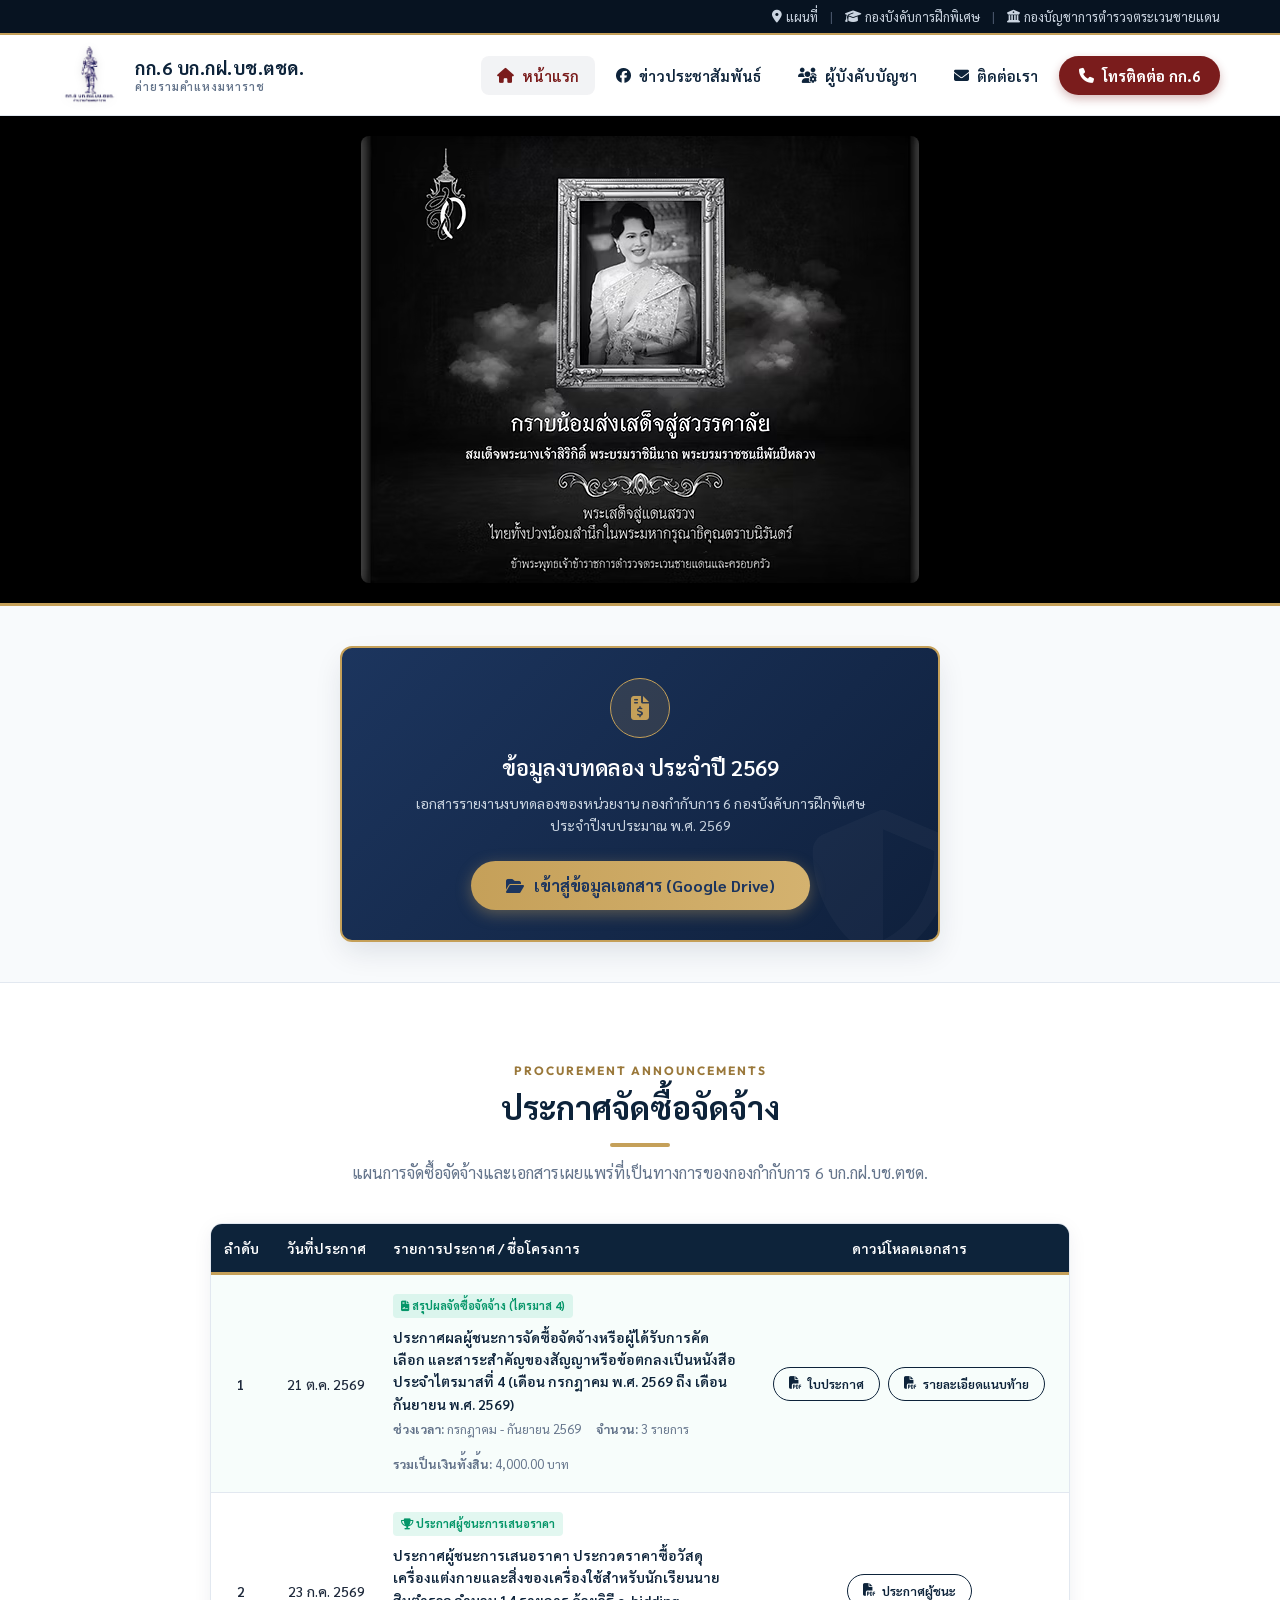
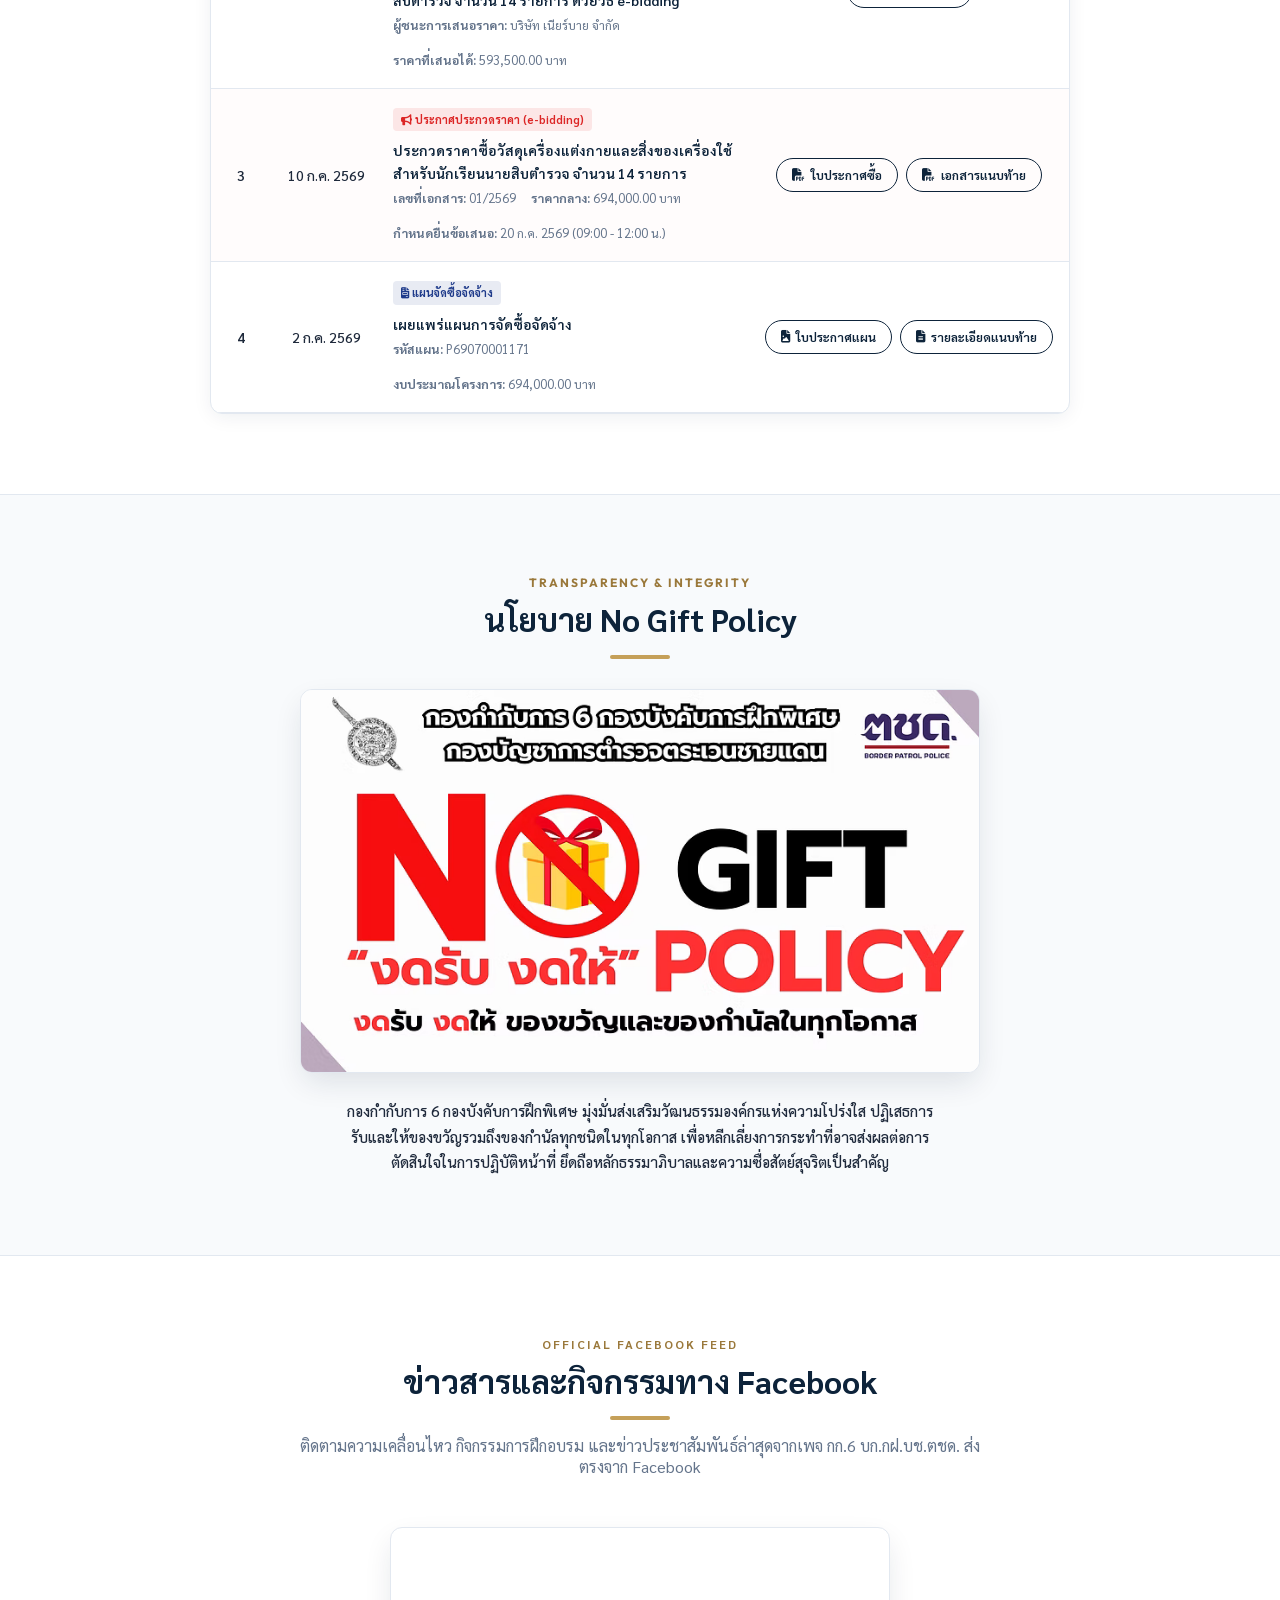
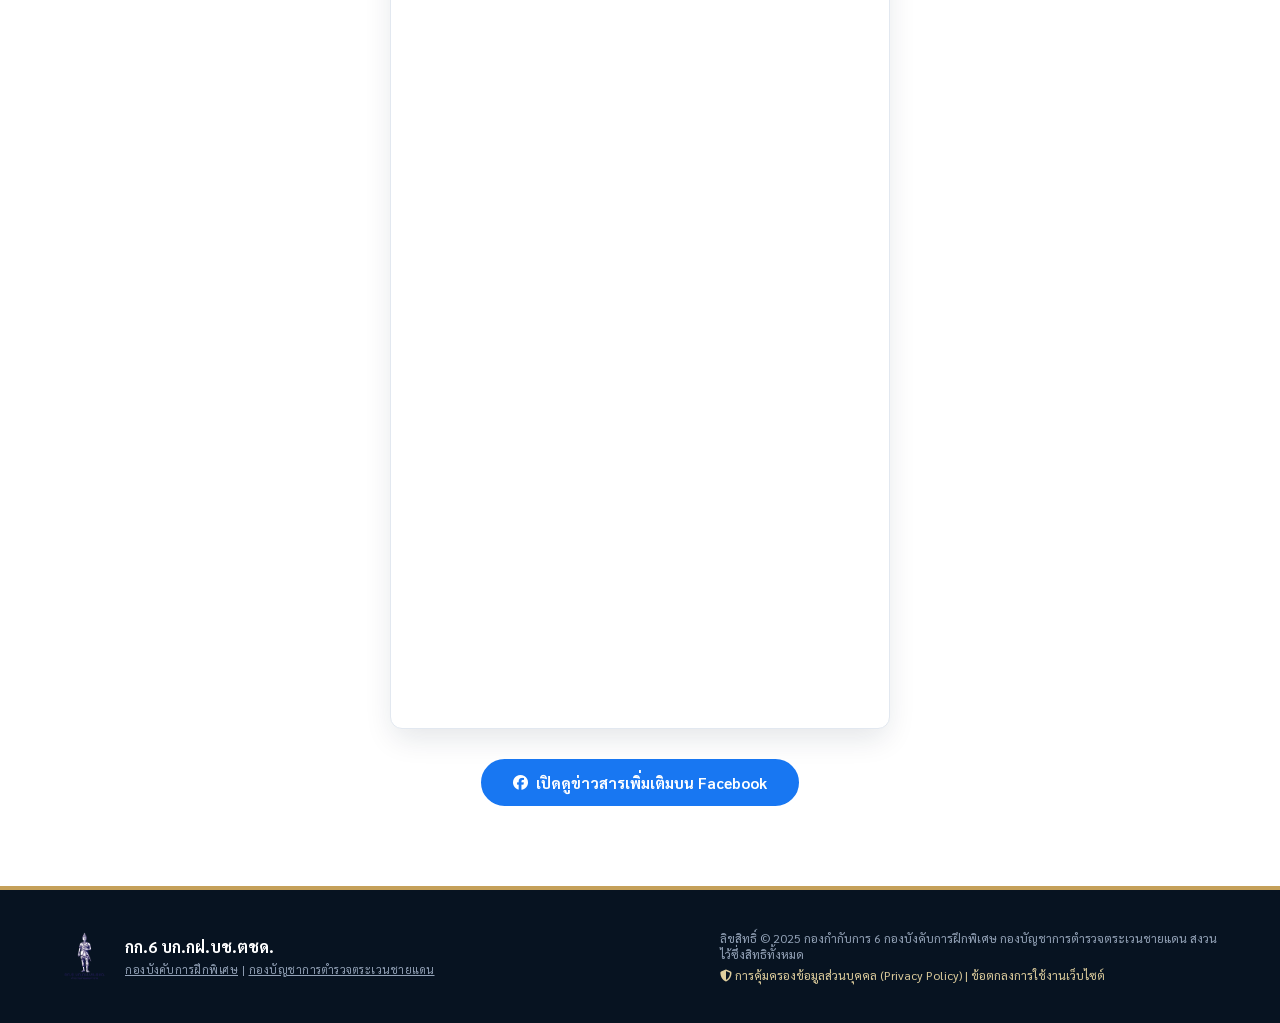
<file: index.html>
<!DOCTYPE html>
<html lang="th">
<head>
    <meta charset="UTF-8">
    <meta name="viewport" content="width=device-width, initial-scale=1.0">
    <title>กก.6 บก.กฝ.บช.ตชด. ค่ายรามคำแหงมหาราช | กองบัญชาการตำรวจตระเวนชายแดน</title>
    <!-- Google Fonts: Sarabun & Outfit -->
    <link rel="preconnect" href="https://fonts.googleapis.com">
    <link rel="preconnect" href="https://fonts.gstatic.com" crossorigin>
    <link href="https://fonts.googleapis.com/css2?family=Sarabun:ital,wght@0,300;0,400;0,500;0,600;0,700;1,400&family=Outfit:wght@300;400;600;700&display=swap" rel="stylesheet">
    <!-- Font Awesome -->
    <link rel="stylesheet" href="https://cdnjs.cloudflare.com/ajax/libs/font-awesome/6.4.0/css/all.min.css">
    <!-- Custom CSS -->
    <link rel="stylesheet" href="style.css">
</head>
<body>
    <!-- Top Bar for official notices / emergency hotline -->
    <div class="top-bar">
        <div class="container top-bar-content" style="justify-content: flex-end;">
            <div class="top-links">
                <a href="#contact" onclick="switchTab('contact')"><i class="fa-solid fa-location-dot"></i> แผนที่</a>
                <span class="separator">|</span>
                <a href="https://specialtraining.bpp.police.go.th/" target="_blank"><i class="fa-solid fa-graduation-cap"></i> กองบังคับการฝึกพิเศษ</a>
                <span class="separator">|</span>
                <a href="http://www.bpp.go.th" target="_blank"><i class="fa-solid fa-building-columns"></i> กองบัญชาการตำรวจตระเวนชายแดน</a>
            </div>
        </div>
    </div>

    <!-- Header Navigation -->
    <header class="main-header">
        <div class="container header-container">
            <div class="logo-area" onclick="switchTab('home')">
                <img src="assets/logo.png" alt="ตรา กก.6 บก.กฝ.บช.ตชด. ค่ายรามคำแหงมหาราช" class="police-logo">
                <div class="logo-text">
                    <span class="thai-name">กก.6 บก.กฝ.บช.ตชด.</span>
                    <span class="eng-name">ค่ายรามคำแหงมหาราช</span>
                </div>
            </div>
            
            <!-- Mobile Menu Toggle -->
            <button class="mobile-menu-btn" id="mobileMenuBtn" aria-label="เปิดเมนู">
                <i class="fa-solid fa-bars"></i>
            </button>

            <!-- Navigation Links -->
            <nav class="nav-menu" id="navMenu">
                <a href="#home" class="nav-link active" onclick="switchTab('home')"><i class="fa-solid fa-house"></i> หน้าแรก</a>
                <a href="https://www.facebook.com/Bpptr6" target="_blank" class="nav-link"><i class="fa-brands fa-facebook"></i> ข่าวประชาสัมพันธ์</a>
                <a href="#commanders" class="nav-link" onclick="switchTab('commanders')"><i class="fa-solid fa-users-gear"></i> ผู้บังคับบัญชา</a>
                <a href="#contact" class="nav-link" onclick="switchTab('contact')"><i class="fa-solid fa-envelope"></i> ติดต่อเรา</a>
                <a href="tel:021234567" class="btn-emergency-call"><i class="fa-solid fa-phone"></i> โทรติดต่อ กก.6</a>
            </nav>
        </div>
    </header>

    <!-- Main Content Container (SPA Sections) -->
    <main>
        <!-- 1. Home Section -->
        <section id="home" class="tab-content active">
            <!-- Royal Mourning Banner -->
            <div class="mourning-banner-container">
                <div class="container">
                    <img src="assets/mourning.png" alt="กราบน้อมส่งเสด็จสู่สวรรคาลัย" class="mourning-banner-img">
                </div>
            </div>

            <!-- Trial Balance Section (Premium Card & Button) -->
            <div class="trial-balance-section" style="background-color: var(--bg-light); padding: 40px 0; text-align: center; border-bottom: 1px solid var(--border-color);">
                <div class="container">
                    <div class="trial-balance-card" style="max-width: 600px; margin: 0 auto; padding: 30px; background: linear-gradient(135deg, #1c355e 0%, #0f203c 100%); border-radius: var(--border-radius-lg); box-shadow: var(--shadow-lg); border: 2px solid var(--accent); position: relative; overflow: hidden;">
                        <!-- Background subtle shield icon decorator -->
                        <i class="fa-solid fa-shield-halved" style="position: absolute; right: -20px; bottom: -20px; font-size: 150px; color: rgba(255,255,255,0.03); pointer-events: none;"></i>
                        
                        <div class="card-content" style="position: relative; z-index: 2;">
                            <div class="doc-icon" style="display: inline-flex; align-items: center; justify-content: center; width: 60px; height: 60px; border-radius: 50%; background-color: rgba(197, 160, 89, 0.15); border: 1px solid var(--accent); color: var(--accent); font-size: 24px; margin-bottom: 15px;">
                                <i class="fa-solid fa-file-invoice-dollar"></i>
                            </div>
                            <h3 style="font-size: 22px; color: #ffffff; margin-bottom: 10px; font-weight: 600; font-family: 'Sarabun', sans-serif;">ข้อมูลงบทดลอง ประจำปี 2569</h3>
                            <p style="font-size: 14px; color: #cbd5e1; margin-bottom: 25px; font-weight: 400; max-width: 450px; margin-left: auto; margin-right: auto; line-height: 1.6; font-family: 'Sarabun', sans-serif;">
                                เอกสารรายงานงบทดลองของหน่วยงาน กองกำกับการ 6 กองบังคับการฝึกพิเศษ ประจำปีงบประมาณ พ.ศ. 2569
                            </p>
                            
                            <a href="https://drive.google.com/drive/u/0/folders/1t_Q_28BltWV-ijiQoeENa8whvXRHrHTT" target="_blank" class="trial-balance-btn" style="display: inline-flex; align-items: center; gap: 10px; background: linear-gradient(90deg, var(--accent) 0%, #d4b26f 100%); color: #1c355e; font-weight: 700; font-size: 16px; padding: 14px 35px; border-radius: 50px; text-decoration: none; box-shadow: 0 4px 15px rgba(197, 160, 89, 0.4); transition: all 0.3s ease; font-family: 'Sarabun', sans-serif;">
                                <i class="fa-solid fa-folder-open"></i> เข้าสู่ข้อมูลเอกสาร (Google Drive)
                            </a>
                        </div>
                    </div>
                </div>
            </div>

            <!-- Procurement Section -->
            <section class="section-padding procurement-section" style="background-color: var(--bg-white); border-bottom: 1px solid var(--border-color);">
                <div class="container" style="max-width: 900px;">
                    <div class="section-header" style="text-align: center; margin-bottom: 40px;">
                        <span class="section-tagline" style="font-family: 'Outfit', sans-serif;">Procurement Announcements</span>
                        <h2 class="section-title" style="font-family: 'Sarabun', sans-serif;">ประกาศจัดซื้อจัดจ้าง</h2>
                        <div class="title-line" style="margin: 15px auto;"></div>
                        <p class="section-desc" style="font-family: 'Sarabun', sans-serif;">แผนการจัดซื้อจัดจ้างและเอกสารเผยแพร่ที่เป็นทางการของกองกำกับการ 6 บก.กฝ.บช.ตชด.</p>
                    </div>

                    <!-- Single Table Container -->
                    <div style="background-color: var(--bg-white); border: 1px solid var(--border-color); border-radius: var(--border-radius-lg); box-shadow: var(--shadow-md); overflow: hidden;">
                        <div class="procurement-details-table" style="overflow-x: auto;">
                            <table style="width: 100%; border-collapse: collapse; min-width: 750px; font-size: 14px; font-family: 'Sarabun', sans-serif;">
                                <thead>
                                    <tr style="background-color: var(--primary); border-bottom: 3px solid var(--accent); text-align: left;">
                                        <th style="padding: 15px 12px; font-weight: 600; color: #ffffff; width: 60px; text-align: center;">ลำดับ</th>
                                        <th style="padding: 15px 12px; font-weight: 600; color: #ffffff; width: 110px; text-align: center;">วันที่ประกาศ</th>
                                        <th style="padding: 15px 12px; font-weight: 600; color: #ffffff;">รายการประกาศ / ชื่อโครงการ</th>
                                        <th style="padding: 15px 12px; font-weight: 600; color: #ffffff; width: 320px; text-align: center;">ดาวน์โหลดเอกสาร</th>
                                    </tr>
                                </thead>
                                <tbody>
                                    <!-- Row 1: Q4 Winner Announcement (New) -->
                                    <tr style="border-bottom: 1px solid var(--border-color); background-color: rgba(16, 185, 129, 0.03); transition: background-color 0.2s ease;">
                                        <td style="padding: 18px 12px; color: var(--text-dark); text-align: center; font-weight: 600; vertical-align: middle;">1</td>
                                        <td style="padding: 18px 12px; color: var(--text-dark); text-align: center; font-weight: 500; vertical-align: middle;">21 ต.ค. 2569</td>
                                        <td style="padding: 18px 12px; color: var(--text-dark); line-height: 1.6; vertical-align: middle;">
                                            <span class="badge" style="background-color: rgba(16, 185, 129, 0.12); color: #059669; padding: 3px 8px; border-radius: 4px; font-size: 11px; font-weight: 700; display: inline-block; margin-bottom: 8px;">
                                                <i class="fa-solid fa-file-contract"></i> สรุปผลจัดซื้อจัดจ้าง (ไตรมาส 4)
                                            </span>
                                            <div style="font-weight: 600; color: var(--primary); margin-bottom: 4px;">ประกาศผลผู้ชนะการจัดซื้อจัดจ้างหรือผู้ได้รับการคัดเลือก และสาระสำคัญของสัญญาหรือข้อตกลงเป็นหนังสือ ประจำไตรมาสที่ 4 (เดือน กรกฎาคม พ.ศ. 2569 ถึง เดือน กันยายน พ.ศ. 2569)</div>
                                            <div style="font-size: 12.5px; color: var(--text-muted); display: flex; gap: 15px; flex-wrap: wrap;">
                                                <span><strong>ช่วงเวลา:</strong> กรกฎาคม - กันยายน 2569</span>
                                                <span><strong>จำนวน:</strong> 3 รายการ</span>
                                                <span><strong>รวมเป็นเงินทั้งสิ้น:</strong> 4,000.00 บาท</span>
                                            </div>
                                        </td>
                                        <td style="padding: 18px 12px; text-align: center; vertical-align: middle;">
                                            <div style="display: flex; gap: 8px; justify-content: center; flex-wrap: wrap;">
                                                <a href="assets/procurement_q4_winner_announcement.pdf" target="_blank" class="btn btn-procure-outline" style="padding: 8px 15px; font-size: 12.5px; border-radius: 50px; display: inline-flex; align-items: center; gap: 6px; text-decoration: none;">
                                                    <i class="fa-solid fa-file-pdf"></i> ใบประกาศ
                                                </a>
                                                <a href="assets/procurement_q4_winner_details.pdf" target="_blank" class="btn btn-procure-outline" style="padding: 8px 15px; font-size: 12.5px; border-radius: 50px; display: inline-flex; align-items: center; gap: 6px; text-decoration: none;">
                                                    <i class="fa-solid fa-file-pdf"></i> รายละเอียดแนบท้าย
                                                </a>
                                            </div>
                                        </td>
                                    </tr>
                                    <!-- Row 2: Winner Announcement -->
                                    <tr style="border-bottom: 1px solid var(--border-color); transition: background-color 0.2s ease;">
                                        <td style="padding: 18px 12px; color: var(--text-dark); text-align: center; font-weight: 600; vertical-align: middle;">2</td>
                                        <td style="padding: 18px 12px; color: var(--text-dark); text-align: center; font-weight: 500; vertical-align: middle;">23 ก.ค. 2569</td>
                                        <td style="padding: 18px 12px; color: var(--text-dark); line-height: 1.6; vertical-align: middle;">
                                            <span class="badge" style="background-color: rgba(16, 185, 129, 0.12); color: #059669; padding: 3px 8px; border-radius: 4px; font-size: 11px; font-weight: 700; display: inline-block; margin-bottom: 8px;">
                                                <i class="fa-solid fa-trophy"></i> ประกาศผู้ชนะการเสนอราคา
                                            </span>
                                            <div style="font-weight: 600; color: var(--primary); margin-bottom: 4px;">ประกาศผู้ชนะการเสนอราคา ประกวดราคาซื้อวัสดุเครื่องแต่งกายและสิ่งของเครื่องใช้สำหรับนักเรียนนายสิบตำรวจ จำนวน 14 รายการ ด้วยวิธี e-bidding</div>
                                            <div style="font-size: 12.5px; color: var(--text-muted); display: flex; gap: 15px; flex-wrap: wrap;">
                                                <span><strong>ผู้ชนะการเสนอราคา:</strong> บริษัท เนียร์บาย จำกัด</span>
                                                <span><strong>ราคาที่เสนอได้:</strong> 593,500.00 บาท</span>
                                            </div>
                                        </td>
                                        <td style="padding: 18px 12px; text-align: center; vertical-align: middle;">
                                            <div style="display: flex; gap: 8px; justify-content: center; flex-wrap: wrap;">
                                                <a href="assets/procurement_winner_announcement.pdf" target="_blank" class="btn btn-procure-outline" style="padding: 8px 15px; font-size: 12.5px; border-radius: 50px; display: inline-flex; align-items: center; gap: 6px; text-decoration: none;">
                                                    <i class="fa-solid fa-file-pdf"></i> ประกาศผู้ชนะ
                                                </a>
                                            </div>
                                        </td>
                                    </tr>
                                    <!-- Row 3: e-bidding Announcement -->
                                    <tr style="border-bottom: 1px solid var(--border-color); background-color: rgba(220, 38, 38, 0.01); transition: background-color 0.2s ease;">
                                        <td style="padding: 18px 12px; color: var(--text-dark); text-align: center; font-weight: 600; vertical-align: middle;">3</td>
                                        <td style="padding: 18px 12px; color: var(--text-dark); text-align: center; font-weight: 500; vertical-align: middle;">10 ก.ค. 2569</td>
                                        <td style="padding: 18px 12px; color: var(--text-dark); line-height: 1.6; vertical-align: middle;">
                                            <span class="badge" style="background-color: rgba(220, 38, 38, 0.1); color: #dc2626; padding: 3px 8px; border-radius: 4px; font-size: 11px; font-weight: 700; display: inline-block; margin-bottom: 8px;">
                                                <i class="fa-solid fa-bullhorn"></i> ประกาศประกวดราคา (e-bidding)
                                            </span>
                                            <div style="font-weight: 600; color: var(--primary); margin-bottom: 4px;">ประกวดราคาซื้อวัสดุเครื่องแต่งกายและสิ่งของเครื่องใช้สำหรับนักเรียนนายสิบตำรวจ จำนวน 14 รายการ</div>
                                            <div style="font-size: 12.5px; color: var(--text-muted); display: flex; gap: 15px; flex-wrap: wrap;">
                                                <span><strong>เลขที่เอกสาร:</strong> 01/2569</span>
                                                <span><strong>ราคากลาง:</strong> 694,000.00 บาท</span>
                                                <span><strong>กำหนดยื่นข้อเสนอ:</strong> 20 ก.ค. 2569 (09:00 - 12:00 น.)</span>
                                            </div>
                                        </td>
                                        <td style="padding: 18px 12px; text-align: center; vertical-align: middle;">
                                            <div style="display: flex; gap: 8px; justify-content: center; flex-wrap: wrap;">
                                                <a href="assets/procurement_bidding_announcement.pdf" target="_blank" class="btn btn-procure-outline" style="padding: 8px 15px; font-size: 12.5px; border-radius: 50px; display: inline-flex; align-items: center; gap: 6px; text-decoration: none;">
                                                    <i class="fa-solid fa-file-pdf"></i> ใบประกาศซื้อ
                                                </a>
                                                <a href="assets/procurement_bidding_docs.pdf" target="_blank" class="btn btn-procure-outline" style="padding: 8px 15px; font-size: 12.5px; border-radius: 50px; display: inline-flex; align-items: center; gap: 6px; text-decoration: none;">
                                                    <i class="fa-solid fa-file-pdf"></i> เอกสารแนบท้าย
                                                </a>
                                            </div>
                                        </td>
                                    </tr>
                                    <!-- Row 4: Plan Announcement -->
                                    <tr style="border-bottom: 1px solid var(--border-color); transition: background-color 0.2s ease;">
                                        <td style="padding: 18px 12px; color: var(--text-dark); text-align: center; font-weight: 600; vertical-align: middle;">4</td>
                                        <td style="padding: 18px 12px; color: var(--text-dark); text-align: center; font-weight: 500; vertical-align: middle;">2 ก.ค. 2569</td>
                                        <td style="padding: 18px 12px; color: var(--text-dark); line-height: 1.6; vertical-align: middle;">
                                            <span class="badge" style="background-color: rgba(30, 58, 138, 0.1); color: #1e3a8a; padding: 3px 8px; border-radius: 4px; font-size: 11px; font-weight: 700; display: inline-block; margin-bottom: 8px;">
                                                <i class="fa-solid fa-file-invoice"></i> แผนจัดซื้อจัดจ้าง
                                            </span>
                                            <div style="font-weight: 600; color: var(--primary); margin-bottom: 4px;">เผยแพร่แผนการจัดซื้อจัดจ้าง</div>
                                            <div style="font-size: 12.5px; color: var(--text-muted); display: flex; gap: 15px; flex-wrap: wrap;">
                                                <span><strong>รหัสแผน:</strong> P69070001171</span>
                                                <span><strong>งบประมาณโครงการ:</strong> 694,000.00 บาท</span>
                                            </div>
                                        </td>
                                        <td style="padding: 18px 12px; text-align: center; vertical-align: middle;">
                                            <div style="display: flex; gap: 8px; justify-content: center; flex-wrap: wrap;">
                                                <a href="assets/procurement_announcement.png" target="_blank" class="btn btn-procure-outline" style="padding: 8px 15px; font-size: 12.5px; border-radius: 50px; display: inline-flex; align-items: center; gap: 6px; text-decoration: none;">
                                                    <i class="fa-solid fa-file-image"></i> ใบประกาศแผน
                                                </a>
                                                <a href="assets/procurement_details.png" target="_blank" class="btn btn-procure-outline" style="padding: 8px 15px; font-size: 12.5px; border-radius: 50px; display: inline-flex; align-items: center; gap: 6px; text-decoration: none;">
                                                    <i class="fa-solid fa-file-lines"></i> รายละเอียดแนบท้าย
                                                </a>
                                            </div>
                                        </td>
                                    </tr>
                                </tbody>
                            </table>
                        </div>
                    </div>
                </div>
            </section>

            <!-- No Gift Policy Section -->
            <section class="section-padding no-gift-policy-section" style="background-color: var(--bg-light); border-bottom: 1px solid var(--border-color); text-align: center;">
                <div class="container" style="max-width: 800px;">
                    <div class="section-header" style="margin-bottom: 30px;">
                        <span class="section-tagline" style="font-family: 'Outfit', sans-serif;">Transparency & Integrity</span>
                        <h2 class="section-title" style="font-family: 'Sarabun', sans-serif;">นโยบาย No Gift Policy</h2>
                        <div class="title-line" style="margin: 15px auto;"></div>
                    </div>
                    
                    <div class="policy-banner-container" style="max-width: 680px; margin: 0 auto; box-shadow: var(--shadow-lg); border-radius: var(--border-radius-lg); overflow: hidden; border: 1.5px solid var(--border-color); background-color: #ffffff;">
                        <img src="assets/no_gift_policy.png" alt="นโยบาย No Gift Policy" class="policy-banner-img" style="display: block; width: 100%; height: auto;">
                    </div>
                    
                    <p style="font-size: 15px; color: var(--text-dark); max-width: 600px; margin: 25px auto 0; line-height: 1.7; font-family: 'Sarabun', sans-serif; font-weight: 500;">
                        กองกำกับการ 6 กองบังคับการฝึกพิเศษ มุ่งมั่นส่งเสริมวัฒนธรรมองค์กรแห่งความโปร่งใส ปฏิเสธการรับและให้ของขวัญรวมถึงของกำนัลทุกชนิดในทุกโอกาส เพื่อหลีกเลี่ยงการกระทำที่อาจส่งผลต่อการตัดสินใจในการปฏิบัติหน้าที่ ยึดถือหลักธรรมาภิบาลและความซื่อสัตย์สุจริตเป็นสำคัญ
                    </p>
                </div>
            </section>

            <!-- Facebook Page Feed Section -->
            <section class="section-padding facebook-feed-section" style="background-color: var(--bg-white);">
                <div class="container" style="max-width: 800px; text-align: center;">
                    <div class="section-header">
                        <span class="section-tagline">Official Facebook Feed</span>
                        <h2 class="section-title">ข่าวสารและกิจกรรมทาง Facebook</h2>
                        <div class="title-line"></div>
                        <p class="section-desc">ติดตามความเคลื่อนไหว กิจกรรมการฝึกอบรม และข่าวประชาสัมพันธ์ล่าสุดจากเพจ กก.6 บก.กฝ.บช.ตชด. ส่งตรงจาก Facebook</p>
                    </div>
                    
                    <div class="facebook-iframe-container" style="display: flex; justify-content: center; align-items: center; width: 100%; margin: 0 auto;">
                        <div class="facebook-iframe-wrapper" style="width: 500px; max-width: 100%; box-shadow: var(--shadow-lg); border-radius: var(--border-radius-lg); overflow: hidden; border: 1.5px solid var(--border-color); background-color: #ffffff;">
                            <iframe 
                                src="https://www.facebook.com/plugins/page.php?href=https%3A%2F%2Fwww.facebook.com%2FBpptr6&tabs=timeline&width=500&height=800&small_header=false&adapt_container_width=true&hide_cover=false&show_facepile=true&appId" 
                                width="500" 
                                height="800" 
                                style="border:none; overflow:hidden; display: block; width: 100%; height: 800px;" 
                                scrolling="no" 
                                frameborder="0" 
                                allowfullscreen="true" 
                                allow="autoplay; clipboard-write; encrypted-media; picture-in-picture; web-share">
                            </iframe>
                        </div>
                    </div>
                    
                    <div style="margin-top: 30px;">
                        <a href="https://www.facebook.com/Bpptr6" target="_blank" class="btn btn-primary" style="background-color: #1877F2; border-color: #1877F2; color: #ffffff; font-weight: 700; border-radius: 50px; padding: 12px 30px; text-decoration: none;">
                            <i class="fa-brands fa-facebook"></i> เปิดดูข่าวสารเพิ่มเติมบน Facebook
                        </a>
                    </div>
                </div>
            </section>


        </section>


        <!-- 3. Commanders Section -->
        <section id="commanders" class="tab-content section-padding">
            <div class="container">
                <div class="section-header">
                    <span class="section-tagline">Leadership</span>
                    <h2 class="section-title">ทำเนียบผู้บังคับบัญชา</h2>
                    <div class="title-line"></div>
                    <p class="section-desc">รายนามผู้บังคับบัญชา กองกำกับการ 6 กองบังคับการฝึกพิเศษ (กก.6 บก.กฝ.บช.ตชด. ค่ายรามคำแหงมหาราช)</p>
                </div>

                <!-- Org Structure Visual Representation -->
                <div class="commanders-structure">
                    <!-- Rank 1: Superintendent -->
                    <div class="rank-level level-chief">
                        <div class="commander-card gold-border">
                            <div class="commander-img-wrapper">
                                <img src="assets/commander_1.png" alt="ผู้กำกับการ กองกำกับการ 6" class="commander-img">
                            </div>
                            <div class="commander-details">
                                <span class="rank-badge">ผกก.6 บก.กฝ.บช.ตชด.</span>
                                <h3 class="commander-name">พ.ต.อ. ชัยวรุตม์ พร้อมญาติ</h3>
                                <p class="commander-position">ผกก.6 บก.กฝ.บช.ตชด.</p>
                                <div class="commander-contact-info">
                                    <span><i class="fa-solid fa-phone"></i> ติดต่อผ่านกองอำนวยการ</span>
                                </div>
                            </div>
                        </div>
                    </div>

                    <!-- Connective line -->
                    <div class="org-line"></div>

                    <!-- Rank 2: Deputies -->
                    <div class="rank-level level-deputies">
                        <!-- Deputy 1 -->
                        <div class="commander-card">
                            <div class="commander-img-wrapper">
                                <img src="assets/commander_2.png" alt="รอง ผกก. กก.6" class="commander-img">
                            </div>
                            <div class="commander-details">
                                <span class="rank-badge">รอง ผกก.6 บก.กฝ.บช.ตชด.</span>
                                <h3 class="commander-name">พ.ต.ท. ปรัชญา กัลป์ธนวงศ์</h3>
                                <p class="commander-position">รอง ผกก.6 บก.กฝ.บช.ตชด.</p>
                                <div class="commander-contact-info">
                                    <span><i class="fa-solid fa-phone"></i> ติดต่อผ่านกองอำนวยการ</span>
                                </div>
                            </div>
                        </div>

                        <!-- Deputy 2 -->
                        <div class="commander-card">
                            <div class="commander-img-wrapper" style="background-color: #f4f6f9; display: flex; align-items: center; justify-content: center; border: 2px dashed #b2bec3;">
                                <i class="fa-solid fa-user-shield" style="font-size: 40px; color: #b2bec3;"></i>
                            </div>
                            <div class="commander-details">
                                <span class="rank-badge">รอง ผกก.6 บก.กฝ.บช.ตชด.</span>
                                <h3 class="commander-name">พ.ต.ท. เมธี ถิ่นจอม</h3>
                                <p class="commander-position">รอง ผกก.6 บก.กฝ.บช.ตชด.</p>
                                <div class="commander-contact-info">
                                    <span><i class="fa-solid fa-phone"></i> ติดต่อผ่านกองอำนวยการ</span>
                                </div>
                            </div>
                        </div>
                    </div>
                </div>

                <!-- Division Structure List (BPP Focused) [Hidden for now]
                <div class="division-structure section-padding">
                    <h3 class="division-title"><i class="fa-solid fa-sitemap"></i> โครงสร้างส่วนราชการภายใน กก.6</h3>
                    <div class="division-grid">
                        <div class="division-item">
                            <div class="division-icon"><i class="fa-solid fa-person-military-pointing"></i></div>
                            <h4>งานฝึกอบรม (หลักสูตรตำรวจตระเวนชายแดน)</h4>
                            <p>รับผิดชอบบริหารจัดการ วางแผนหลักสูตรการฝึก ตรวจสอบและประเมินผลการเรียนรู้ของนักเรียนและผู้ฝึกอบรม</p>
                        </div>
                        <div class="division-item">
                            <div class="division-icon"><i class="fa-solid fa-crosshairs"></i></div>
                            <h4>งานพัฒนาหลักสูตรพิเศษและยุทธวิธี</h4>
                            <p>ศึกษาวิจัยและถ่ายทอดวิชาการป้องกันและระงับเหตุเฉพาะหน้า ยุทธวิธีพิเศษทางตำรวจและทหาร</p>
                        </div>
                        <div class="division-item">
                            <div class="division-icon"><i class="fa-solid fa-campground"></i></div>
                            <h4>งานบริการอาคาร สถานที่และยุทโธปกรณ์</h4>
                            <p>อำนวยความสะดวกด้านที่พัก สนามฝึก อาวุธยุทโธปกรณ์ อุปกรณ์ประกอบการฝึกอบรมทั้งหมด</p>
                        </div>
                        <div class="division-item">
                            <div class="division-icon"><i class="fa-solid fa-folder-open"></i></div>
                            <h4>งานอำนวยการและสนับสนุนการฝึก</h4>
                            <p>ดูแลงานเอกสาร งบประมาณสิทธิกำลังพล ระบบไอทีและการประสานความร่วมมือกับภาคเอกชน</p>
                        </div>
                    </div>
                </div>
                -->
            </div>
        </section>
        
        <!-- 4. Contact Us Section -->
        <section id="contact" class="tab-content section-padding">
            <div class="container">
                <div class="section-header">
                    <span class="section-tagline">Contact Us</span>
                    <h2 class="section-title">ช่องทางการติดต่อเรา</h2>
                    <div class="title-line"></div>
                    <p class="section-desc">ติดต่อสอบถามข้อมูลการเข้าใช้ศูนย์ฝึก สอบถามเบอร์วิทยากร หรือส่งข้อเสนอแนะถึงผู้บังคับบัญชา</p>
                </div>

                <div class="contact-grid">
                    <!-- Contact Facebook Link (Left) -->
                    <div class="contact-form-container" style="text-align: center; display: flex; flex-direction: column; justify-content: center; align-items: center; min-height: 400px; padding: 40px;">
                        <div class="service-icon" style="font-size: 48px; color: #1877F2; background-color: rgba(24, 119, 242, 0.1); width: 90px; height: 90px; border-radius: 50%; display: flex; align-items: center; justify-content: center; margin-bottom: 25px; margin-left: auto; margin-right: auto; transition: var(--transition);">
                            <i class="fa-brands fa-facebook-messenger"></i>
                        </div>
                        <h3 style="font-size: 24px; color: var(--primary); margin-bottom: 15px; display: flex; align-items: center; gap: 10px; justify-content: center;"><i class="fa-solid fa-comments"></i> ส่งข้อความถึงเรา</h3>
                        <p class="form-desc" style="max-width: 400px; margin-bottom: 30px; line-height: 1.6;">ท่านสามารถติดต่อสอบถามข้อมูล ส่งข้อความขอความช่วยเหลือ หรือส่งข้อเสนอแนะในการฝึกอบรม โดยส่งข้อความตรงถึงแอดมินเพจกองกำกับการ 6 ผ่านทาง Facebook Messenger</p>
                        <a href="https://m.me/Bpptr6" target="_blank" class="btn btn-primary btn-large" style="background-color: #1877F2; border-color: #1877F2; color: #ffffff; display: inline-flex; width: auto; font-weight: 700; box-shadow: 0 4px 15px rgba(24, 119, 242, 0.3); border-radius: 50px; padding: 14px 35px;">
                            <i class="fa-brands fa-facebook-messenger" style="font-size: 20px;"></i> ส่งข้อความทาง Messenger
                        </a>
                        <p style="font-size: 12px; color: var(--text-muted); margin-top: 20px;"><i class="fa-solid fa-clock"></i> เจ้าหน้าที่แอดมินพร้อมตอบกลับคำถามของท่านโดยเร็วที่สุด</p>
                    </div>

                    <!-- Contact Details & Map (Right) -->
                    <div class="contact-details-container">
                        <!-- Office Details -->
                        <div class="contact-info-block">
                            <h3><i class="fa-solid fa-building-user"></i> กก.6 บก.กฝ.บช.ตชด.</h3>
                            <ul class="contact-info-list">
                                <li>
                                    <div class="info-icon"><i class="fa-solid fa-location-dot"></i></div>
                                    <div class="info-text">
                                        <strong>ที่ตั้ง:</strong> 
                                        <span>ค่ายรามคำแหงมหาราช (กฝ.6) ถ.จรดวิถีถ่อง ต.เมืองเก่า อ.เมือง จ.สุโขทัย 64210</span>
                                    </div>
                                </li>
                            </ul>
                        </div>

                        <!-- Map -->
                        <div class="map-container">
                            <h3><i class="fa-solid fa-map-location-dot"></i> แผนที่การเดินทาง</h3>
                            <iframe 
                                title="แผนที่ตั้งกองกำกับการ 6"
                                src="https://maps.google.com/maps?q=17.0300836,99.6707686&z=15&output=embed" 
                                width="100%" 
                                height="250" 
                                style="border:0; border-radius: 8px;" 
                                allowfullscreen="" 
                                loading="lazy" 
                                referrerpolicy="no-referrer-when-downgrade">
                            </iframe>
                        </div>
                    </div>
                </div>
            </div>
        </section>
    </main>

    <!-- Footer Area -->
    <footer class="main-footer">
        <div class="container footer-content">
            <div class="footer-brand">
                <img src="assets/logo.png" alt="ตรา กก.6 บก.กฝ.บช.ตชด. ค่ายรามคำแหงมหาราช" class="footer-logo">
                <div class="footer-brand-text">
                    <h4>กก.6 บก.กฝ.บช.ตชด.</h4>
                    <p><a href="https://specialtraining.bpp.police.go.th/" target="_blank" style="text-decoration: underline;">กองบังคับการฝึกพิเศษ</a> | <a href="http://www.bpp.go.th" target="_blank" style="text-decoration: underline;">กองบัญชาการตำรวจตระเวนชายแดน</a></p>
                </div>
            </div>
            <div class="footer-disclaimer">
                <p>ลิขสิทธิ์ &copy; 2025 กองกำกับการ 6 กองบังคับการฝึกพิเศษ กองบัญชาการตำรวจตระเวนชายแดน สงวนไว้ซึ่งสิทธิทั้งหมด</p>
                <p class="web-standard"><i class="fa-solid fa-shield-halved"></i> การคุ้มครองข้อมูลส่วนบุคคล (Privacy Policy) | ข้อตกลงการใช้งานเว็บไซต์</p>
            </div>

        </div>
    </footer>




    <!-- JS Files -->
    <script src="app.js"></script>

</body>
</html>
</file>
<file: style.css>
/* CSS Reset & Variables */
:root {
    --primary: #0D233A;        /* Deep Navy Blue */
    --primary-light: #1A3C5F;  /* Light Navy */
    --primary-dark: #071321;   /* Very Dark Navy */
    --secondary: #7A1C1C;      /* Royal Thai Police Crimson */
    --secondary-dark: #581212;
    --accent: #C5A059;         /* Royal Gold */
    --accent-light: #DFCE9D;
    --accent-dark: #9A783A;
    --text-dark: #1E293B;      /* Slate 800 */
    --text-muted: #64748B;     /* Slate 500 */
    --bg-light: #F8FAFC;       /* Slate 50 */
    --bg-white: #FFFFFF;
    --border-color: #E2E8F0;   /* Slate 200 */
    --success: #10B981;        /* Emerald 500 */
    --warning: #F59E0B;        /* Amber 500 */
    --danger: #EF4444;         /* Red 500 */
    
    --shadow-sm: 0 1px 3px rgba(0,0,0,0.05);
    --shadow-md: 0 4px 20px -2px rgba(13, 35, 58, 0.08);
    --shadow-lg: 0 12px 30px -4px rgba(13, 35, 58, 0.12);
    --shadow-gold: 0 4px 15px rgba(197, 160, 89, 0.2);
    
    --transition: all 0.3s cubic-bezier(0.4, 0, 0.2, 1);
    --border-radius: 8px;
    --border-radius-lg: 12px;
}

* {
    margin: 0;
    padding: 0;
    box-sizing: border-box;
}

html {
    scroll-behavior: smooth;
    font-family: 'Sarabun', 'Inter', sans-serif;
    color: var(--text-dark);
    background-color: var(--bg-light);
}

body {
    min-height: 100vh;
    display: flex;
    flex-direction: column;
}

.container {
    width: 100%;
    max-width: 1200px;
    margin: 0 auto;
    padding: 0 20px;
}

/* Helpers & Typography */
a {
    color: inherit;
    text-decoration: none;
    transition: var(--transition);
}

h1, h2, h3, h4, h5, h6 {
    font-weight: 700;
    line-height: 1.3;
}

/* Top Bar */
.top-bar {
    background-color: var(--primary-dark);
    color: #E2E8F0;
    font-size: 13px;
    padding: 8px 0;
    border-bottom: 2px solid var(--accent);
}

.top-bar-content {
    display: flex;
    justify-content: space-between;
    align-items: center;
    flex-wrap: wrap;
    gap: 10px;
}

.emergency-alert {
    display: flex;
    align-items: center;
    gap: 6px;
}

.emergency-alert strong {
    color: #FF6B6B;
}

.blink {
    color: var(--danger);
    animation: blinker 1.5s linear infinite;
}

@keyframes blinker {
    50% { opacity: 0; }
}

.top-links {
    display: flex;
    align-items: center;
    gap: 12px;
}

.top-links a {
    color: #CBD5E1;
    display: flex;
    align-items: center;
    gap: 4px;
}

.top-links a:hover {
    color: var(--accent);
}

.separator {
    color: #475569;
}

/* Main Header */
.main-header {
    background-color: var(--bg-white);
    box-shadow: var(--shadow-sm);
    position: sticky;
    top: 0;
    z-index: 100;
    border-bottom: 1px solid var(--border-color);
    padding: 10px 0;
}

.header-container {
    display: flex;
    justify-content: space-between;
    align-items: center;
}

.logo-area {
    display: flex;
    align-items: center;
    gap: 15px;
    cursor: pointer;
}

.police-logo {
    width: 60px;
    height: auto;
    filter: drop-shadow(0 2px 4px rgba(0,0,0,0.1));
    transition: var(--transition);
}

.logo-area:hover .police-logo {
    transform: scale(1.05);
}

.logo-text {
    display: flex;
    flex-direction: column;
}

.thai-name {
    font-size: 18px;
    font-weight: 700;
    color: var(--primary);
    letter-spacing: 0.5px;
}

.eng-name {
    font-size: 11px;
    font-weight: 600;
    color: var(--text-muted);
    letter-spacing: 1px;
    text-transform: uppercase;
}

/* Navigation */
.nav-menu {
    display: flex;
    align-items: center;
    gap: 5px;
}

.nav-link {
    padding: 10px 16px;
    font-size: 15px;
    font-weight: 600;
    color: var(--primary);
    border-radius: var(--border-radius);
    display: flex;
    align-items: center;
    gap: 8px;
}

.nav-link:hover, .nav-link.active {
    background-color: rgba(13, 35, 58, 0.05);
    color: var(--secondary);
}

.btn-emergency-call {
    background-color: var(--secondary);
    color: var(--bg-white);
    padding: 10px 20px;
    border-radius: 50px;
    font-weight: 700;
    font-size: 15px;
    display: flex;
    align-items: center;
    gap: 8px;
    box-shadow: 0 4px 10px rgba(122, 28, 28, 0.3);
}

.btn-emergency-call:hover {
    background-color: var(--secondary-dark);
    transform: translateY(-2px);
    box-shadow: 0 6px 15px rgba(122, 28, 28, 0.4);
    color: var(--bg-white);
}

.mobile-menu-btn {
    display: none;
    background: none;
    border: none;
    font-size: 24px;
    color: var(--primary);
    cursor: pointer;
}

/* SPA Section Toggling */
.tab-content {
    display: none;
    animation: fadeIn 0.4s ease forwards;
}

.tab-content.active {
    display: block;
}

@keyframes fadeIn {
    from { opacity: 0; transform: translateY(10px); }
    to { opacity: 1; transform: translateY(0); }
}

/* Buttons */
.btn {
    display: inline-flex;
    align-items: center;
    justify-content: center;
    gap: 8px;
    padding: 10px 22px;
    font-size: 15px;
    font-weight: 600;
    border-radius: var(--border-radius);
    border: 2px solid transparent;
    cursor: pointer;
    transition: var(--transition);
}

.btn-large {
    padding: 14px 30px;
    font-size: 16px;
}

.btn-primary {
    background-color: var(--accent);
    color: var(--primary-dark);
    border-color: var(--accent);
}

.btn-primary:hover {
    background-color: var(--accent-dark);
    border-color: var(--accent-dark);
    color: var(--bg-white);
    box-shadow: var(--shadow-gold);
    transform: translateY(-2px);
}

.btn-outline {
    background-color: transparent;
    color: var(--bg-white);
    border-color: var(--bg-white);
}

.btn-outline:hover {
    background-color: var(--bg-white);
    color: var(--primary);
    transform: translateY(-2px);
}

.btn-secondary {
    background-color: var(--bg-light);
    color: var(--text-dark);
    border-color: var(--border-color);
}

.btn-secondary:hover {
    background-color: var(--border-color);
}

.btn-block {
    display: flex;
    width: 100%;
}

/* Hero Banner */
.hero-banner {
    position: relative;
    background-size: cover;
    background-position: center;
    padding: 140px 0 120px;
    color: var(--bg-white);
    text-align: center;
    border-bottom: 5px solid var(--accent);
    overflow: hidden;
}

.hero-content {
    max-width: 800px;
    margin: 0 auto;
    position: relative;
    z-index: 2;
}

.badge-container {
    margin-bottom: 25px;
}

.hero-badge-img {
    width: 100px;
    height: auto;
    animation: float 4s ease-in-out infinite;
}

@keyframes float {
    0%, 100% { transform: translateY(0); }
    50% { transform: translateY(-8px); }
}

.hero-title {
    font-size: 42px;
    margin-bottom: 20px;
    text-shadow: 0 2px 10px rgba(0,0,0,0.5);
    letter-spacing: 0.5px;
}

.hero-subtitle {
    font-size: 20px;
    font-weight: 400;
    color: var(--accent-light);
    margin-bottom: 40px;
    text-shadow: 0 2px 5px rgba(0,0,0,0.5);
}

.hero-buttons {
    display: flex;
    justify-content: center;
    gap: 15px;
}

/* Section Styling */
.section-padding {
    padding: 80px 0;
}

.section-header {
    text-align: center;
    max-width: 700px;
    margin: 0 auto 50px;
}

.section-header-flex {
    display: flex;
    justify-content: space-between;
    align-items: flex-end;
    margin-bottom: 40px;
    border-bottom: 2px solid var(--border-color);
    padding-bottom: 15px;
}

.section-tagline {
    display: block;
    font-size: 12px;
    font-weight: 700;
    color: var(--accent-dark);
    text-transform: uppercase;
    letter-spacing: 2px;
    margin-bottom: 8px;
}

.section-title {
    font-size: 32px;
    color: var(--primary);
    position: relative;
}

.title-line {
    width: 60px;
    height: 4px;
    background-color: var(--accent);
    margin: 15px auto 0;
    border-radius: 2px;
}

.section-desc {
    margin-top: 15px;
    color: var(--text-muted);
    font-size: 16px;
}

/* Services Grid */
.services-section {
    background-color: var(--bg-white);
}

.services-grid {
    display: grid;
    grid-template-columns: repeat(auto-fit, minmax(260px, 1fr));
    gap: 30px;
}

.service-card {
    background-color: var(--bg-light);
    border: 1px solid var(--border-color);
    border-radius: var(--border-radius-lg);
    padding: 35px 25px;
    transition: var(--transition);
    cursor: pointer;
    display: flex;
    flex-direction: column;
    height: 100%;
}

.service-icon {
    font-size: 36px;
    color: var(--primary);
    margin-bottom: 20px;
    transition: var(--transition);
    width: 70px;
    height: 70px;
    background-color: rgba(13, 35, 58, 0.05);
    border-radius: 50%;
    display: flex;
    align-items: center;
    justify-content: center;
}

.service-card:hover {
    transform: translateY(-5px);
    box-shadow: var(--shadow-lg);
    border-color: var(--accent-light);
    background-color: var(--bg-white);
}

.service-card:hover .service-icon {
    color: var(--bg-white);
    background-color: var(--secondary);
    transform: rotateY(180deg);
}

.service-card h3 {
    font-size: 18px;
    color: var(--primary);
    margin-bottom: 12px;
}

.service-card p {
    font-size: 14px;
    color: var(--text-muted);
    line-height: 1.6;
    margin-bottom: 20px;
    flex-grow: 1;
}

.service-link {
    font-size: 13px;
    font-weight: 700;
    color: var(--accent-dark);
    display: flex;
    align-items: center;
    gap: 6px;
}

/* Stats Section */
.stats-section {
    background: linear-gradient(135deg, var(--primary) 0%, var(--primary-dark) 100%);
    color: var(--bg-white);
    border-top: 4px solid var(--accent);
    border-bottom: 4px solid var(--accent);
}

.stats-grid {
    display: grid;
    grid-template-columns: repeat(auto-fit, minmax(200px, 1fr));
    gap: 40px;
    text-align: center;
}

.stat-item {
    position: relative;
}

.stat-number {
    font-family: 'Outfit', sans-serif;
    font-size: 54px;
    font-weight: 700;
    color: var(--accent);
    display: inline-block;
    line-height: 1;
}

.stat-unit {
    font-family: 'Outfit', sans-serif;
    font-size: 24px;
    font-weight: 600;
    color: var(--accent);
    display: inline-block;
    margin-left: 2px;
}

.stat-label {
    font-size: 14px;
    color: #94A3B8;
    margin-top: 10px;
    font-weight: 500;
}

/* News Previews & Main News Section */
.news-grid, .news-grid-preview {
    display: grid;
    grid-template-columns: repeat(auto-fit, minmax(320px, 1fr));
    gap: 30px;
}

.news-card {
    background-color: var(--bg-white);
    border-radius: var(--border-radius-lg);
    overflow: hidden;
    box-shadow: var(--shadow-sm);
    border: 1px solid var(--border-color);
    transition: var(--transition);
    display: flex;
    flex-direction: column;
    height: 100%;
}

.news-card:hover {
    transform: translateY(-5px);
    box-shadow: var(--shadow-lg);
}

.news-img-wrapper {
    position: relative;
    width: 100%;
    padding-top: 56.25%; /* 16:9 Aspect Ratio */
    background-color: var(--primary-dark);
    overflow: hidden;
}

.news-img {
    position: absolute;
    top: 0;
    left: 0;
    width: 100%;
    height: 100%;
    object-fit: cover;
    transition: var(--transition);
}

.news-card:hover .news-img {
    transform: scale(1.05);
}

.news-tag {
    position: absolute;
    top: 15px;
    left: 15px;
    padding: 4px 10px;
    border-radius: 4px;
    font-size: 11px;
    font-weight: 700;
    color: var(--bg-white);
    text-transform: uppercase;
    letter-spacing: 0.5px;
}

.news-tag.publicity { background-color: var(--primary); }
.news-tag.warning { background-color: var(--secondary); }
.news-tag.activity { background-color: var(--success); }

.news-body {
    padding: 20px;
    display: flex;
    flex-direction: column;
    flex-grow: 1;
}

.news-date {
    font-size: 12px;
    color: var(--text-muted);
    margin-bottom: 10px;
    display: flex;
    align-items: center;
    gap: 6px;
}

.news-title {
    font-size: 17px;
    color: var(--primary);
    margin-bottom: 12px;
    display: -webkit-box;
    -webkit-line-clamp: 2;
    -webkit-box-orient: vertical;
    overflow: hidden;
    line-height: 1.4;
}

.news-excerpt {
    font-size: 14px;
    color: var(--text-muted);
    line-height: 1.6;
    margin-bottom: 20px;
    display: -webkit-box;
    -webkit-line-clamp: 3;
    -webkit-box-orient: vertical;
    overflow: hidden;
    flex-grow: 1;
}

.news-readmore {
    font-size: 13px;
    font-weight: 700;
    color: var(--secondary);
    display: flex;
    align-items: center;
    gap: 6px;
    margin-top: auto;
}

/* News Filters */
.news-filters {
    display: flex;
    justify-content: center;
    gap: 10px;
    margin-bottom: 40px;
    flex-wrap: wrap;
}

.filter-btn {
    background-color: var(--bg-white);
    border: 1px solid var(--border-color);
    padding: 10px 20px;
    border-radius: 50px;
    font-size: 14px;
    font-weight: 600;
    color: var(--text-dark);
    cursor: pointer;
    transition: var(--transition);
}

.filter-btn:hover, .filter-btn.active {
    background-color: var(--primary);
    color: var(--bg-white);
    border-color: var(--primary);
}

/* Commanders Structure */
.commanders-structure {
    display: flex;
    flex-direction: column;
    align-items: center;
    margin-top: 40px;
}

.rank-level {
    display: flex;
    justify-content: center;
    gap: 40px;
    width: 100%;
    flex-wrap: wrap;
}

.level-chief {
    margin-bottom: 40px;
}

.org-line {
    width: 2px;
    height: 40px;
    background-color: var(--accent);
    margin-bottom: 40px;
    position: relative;
}

.org-line::after {
    content: '';
    position: absolute;
    bottom: 0;
    left: 50%;
    transform: translateX(-50%);
    width: 10px;
    height: 10px;
    background-color: var(--accent);
    border-radius: 50%;
}

.commander-card {
    background-color: var(--bg-white);
    border-radius: var(--border-radius-lg);
    box-shadow: var(--shadow-md);
    border: 1px solid var(--border-color);
    padding: 30px;
    display: flex;
    align-items: center;
    gap: 25px;
    max-width: 520px;
    width: 100%;
    transition: var(--transition);
}

.commander-card:hover {
    transform: translateY(-5px);
    box-shadow: var(--shadow-lg);
}

.commander-card.gold-border {
    border: 2px solid var(--accent);
    background: linear-gradient(to right, var(--bg-white), #FCFBF7);
    max-width: 580px;
}

.commander-img-wrapper {
    width: 120px;
    height: 150px;
    border-radius: var(--border-radius);
    overflow: hidden;
    border: 2px solid var(--border-color);
    flex-shrink: 0;
    box-shadow: var(--shadow-sm);
}

.commander-img {
    width: 100%;
    height: 100%;
    object-fit: cover;
}

.commander-details {
    flex-grow: 1;
}

.rank-badge {
    display: inline-block;
    padding: 4px 10px;
    background-color: rgba(197, 160, 89, 0.15);
    color: var(--accent-dark);
    font-size: 11px;
    font-weight: 700;
    border-radius: 4px;
    margin-bottom: 10px;
    text-transform: uppercase;
}

.commander-name {
    font-size: 20px;
    color: var(--primary);
    margin-bottom: 6px;
}

.commander-position {
    font-size: 14px;
    color: var(--text-muted);
    margin-bottom: 15px;
    font-weight: 500;
}

.commander-contact-info {
    display: flex;
    flex-direction: column;
    gap: 6px;
    font-size: 13px;
    color: var(--text-muted);
    border-top: 1px solid var(--border-color);
    padding-top: 12px;
}

.commander-contact-info i {
    width: 16px;
    color: var(--accent-dark);
}

.level-deputies .commander-card {
    max-width: 460px;
}

/* Division Structure */
.division-title {
    text-align: center;
    font-size: 22px;
    color: var(--primary);
    margin-bottom: 40px;
    display: flex;
    align-items: center;
    justify-content: center;
    gap: 10px;
}

.division-title i {
    color: var(--accent);
}

.division-grid {
    display: grid;
    grid-template-columns: repeat(auto-fit, minmax(240px, 1fr));
    gap: 25px;
}

.division-item {
    background-color: var(--bg-white);
    border: 1px solid var(--border-color);
    border-radius: var(--border-radius);
    padding: 25px;
    transition: var(--transition);
}

.division-item:hover {
    border-color: var(--accent);
    transform: translateY(-2px);
}

.division-icon {
    font-size: 24px;
    color: var(--accent-dark);
    margin-bottom: 15px;
}

.division-item h4 {
    font-size: 16px;
    color: var(--primary);
    margin-bottom: 10px;
}

.division-item p {
    font-size: 13px;
    color: var(--text-muted);
    line-height: 1.6;
}

/* Contact Grid */
.contact-grid {
    display: grid;
    grid-template-columns: 1.2fr 1fr;
    gap: 40px;
    align-items: start;
}

.contact-form-container, .contact-details-container {
    background-color: var(--bg-white);
    border: 1px solid var(--border-color);
    border-radius: var(--border-radius-lg);
    padding: 40px;
    box-shadow: var(--shadow-md);
}

.contact-form-container h3, .contact-details-container h3 {
    font-size: 22px;
    color: var(--primary);
    margin-bottom: 15px;
    display: flex;
    align-items: center;
    gap: 10px;
}

.contact-form-container h3 i, .contact-details-container h3 i {
    color: var(--accent);
}

.form-desc {
    font-size: 14px;
    color: var(--text-muted);
    margin-bottom: 30px;
    line-height: 1.6;
}

.form-group {
    margin-bottom: 20px;
}

.form-group-row {
    display: grid;
    grid-template-columns: 1fr 1fr;
    gap: 20px;
    margin-bottom: 20px;
}

.form-group-row .form-group {
    margin-bottom: 0;
}

label {
    display: block;
    font-size: 13px;
    font-weight: 600;
    color: var(--primary);
    margin-bottom: 8px;
}

.required {
    color: var(--danger);
}

input[type="text"],
input[type="email"],
input[type="tel"],
input[type="password"],
select,
textarea,
.form-control {
    width: 100%;
    padding: 12px 16px;
    border: 1.5px solid var(--border-color);
    border-radius: var(--border-radius);
    font-family: inherit;
    font-size: 14px;
    color: var(--text-dark);
    background-color: var(--bg-light);
    transition: var(--transition);
}

input:focus, select:focus, textarea:focus, .form-control:focus {
    outline: none;
    border-color: var(--accent);
    background-color: var(--bg-white);
    box-shadow: 0 0 0 4px rgba(197, 160, 89, 0.1);
}

.contact-info-list {
    list-style: none;
    margin-bottom: 30px;
}

.contact-info-list li {
    display: flex;
    gap: 15px;
    margin-bottom: 20px;
    align-items: flex-start;
}

.info-icon {
    font-size: 18px;
    color: var(--accent-dark);
    margin-top: 2px;
}

.info-text {
    display: flex;
    flex-direction: column;
    font-size: 14px;
    line-height: 1.5;
}

.info-text strong {
    color: var(--primary);
    margin-bottom: 2px;
}

.social-media-block {
    border-top: 1px solid var(--border-color);
    padding-top: 20px;
    margin-bottom: 30px;
}

.social-media-block h4 {
    font-size: 14px;
    color: var(--primary);
    margin-bottom: 15px;
}

.social-links {
    display: flex;
    gap: 10px;
}

.social-btn {
    width: 40px;
    height: 40px;
    border-radius: 50%;
    display: flex;
    align-items: center;
    justify-content: center;
    color: var(--bg-white);
    font-size: 16px;
}

.social-btn.facebook { background-color: #1877F2; }
.social-btn.line { background-color: #06C755; }
.social-btn.youtube { background-color: #FF0000; }
.social-btn.twitter { background-color: #1DA1F2; }

.social-btn:hover {
    transform: translateY(-3px);
    box-shadow: 0 4px 10px rgba(0,0,0,0.15);
}

.map-container {
    border-top: 1px solid var(--border-color);
    padding-top: 20px;
}

.map-container h3 {
    font-size: 16px !important;
    margin-bottom: 15px;
}

/* Footer Styling */
.main-footer {
    margin-top: auto;
    background-color: var(--primary-dark);
    color: #94A3B8;
    padding: 40px 0;
    border-top: 4px solid var(--accent);
}

.footer-content {
    display: flex;
    justify-content: space-between;
    align-items: center;
    flex-wrap: wrap;
    gap: 30px;
}

.footer-brand {
    display: flex;
    align-items: center;
    gap: 15px;
}

.footer-logo {
    width: 50px;
    height: auto;
}

.footer-brand-text h4 {
    color: var(--bg-white);
    font-size: 16px;
    margin-bottom: 4px;
}

.footer-brand-text p {
    font-size: 11px;
    letter-spacing: 0.5px;
}

.footer-disclaimer {
    font-size: 12px;
    max-width: 500px;
}

.web-standard {
    margin-top: 5px;
    color: var(--accent-light);
}

.footer-counter {
    font-size: 12px;
    display: flex;
    align-items: center;
    gap: 8px;
    background-color: rgba(255,255,255,0.05);
    padding: 8px 16px;
    border-radius: 50px;
}

.counter-num {
    color: var(--accent);
    font-family: 'Outfit', sans-serif;
    font-size: 16px;
    font-weight: 700;
}

/* Modals */
.modal {
    display: none;
    position: fixed;
    top: 0;
    left: 0;
    width: 100%;
    height: 100%;
    background-color: rgba(7, 19, 33, 0.7);
    backdrop-filter: blur(4px);
    z-index: 1000;
    align-items: center;
    justify-content: center;
    padding: 20px;
}

.modal.active {
    display: flex;
}

.modal-content {
    background-color: var(--bg-white);
    border-radius: var(--border-radius-lg);
    box-shadow: 0 20px 25px -5px rgba(0, 0, 0, 0.2), 0 10px 10px -5px rgba(0, 0, 0, 0.04);
    max-width: 500px;
    width: 100%;
    position: relative;
    animation: modalSlideUp 0.3s cubic-bezier(0.34, 1.56, 0.64, 1) forwards;
    padding: 35px;
}

.modal-content.modal-large {
    max-width: 750px;
}

@keyframes modalSlideUp {
    from { opacity: 0; transform: translateY(30px) scale(0.95); }
    to { opacity: 1; transform: translateY(0) scale(1); }
}

.close-modal {
    position: absolute;
    top: 20px;
    right: 20px;
    background: none;
    border: none;
    font-size: 28px;
    color: var(--text-muted);
    cursor: pointer;
    line-height: 1;
}

.close-modal:hover {
    color: var(--danger);
}

.modal-header-icon {
    font-size: 44px;
    text-align: center;
    margin-bottom: 15px;
}

.modal h3 {
    text-align: center;
    font-size: 20px;
    color: var(--primary);
    margin-bottom: 8px;
}

.modal-desc {
    text-align: center;
    font-size: 13px;
    color: var(--text-muted);
    margin-bottom: 25px;
    line-height: 1.5;
}

.modal-form-body {
    margin-top: 15px;
}

.alert-box {
    display: flex;
    gap: 12px;
    padding: 15px;
    border-radius: var(--border-radius);
    font-size: 13px;
    line-height: 1.5;
    margin-bottom: 20px;
}

.alert-warning {
    background-color: rgba(245, 158, 11, 0.1);
    border-left: 4px solid var(--warning);
    color: #92400E;
}

.modal-actions {
    display: flex;
    justify-content: flex-end;
    gap: 12px;
    margin-top: 25px;
    border-top: 1px solid var(--border-color);
    padding-top: 20px;
}

/* News Detail Modal Specifics */
.news-detail-tag {
    display: inline-block;
    padding: 4px 10px;
    background-color: var(--primary);
    color: var(--bg-white);
    font-size: 11px;
    font-weight: 700;
    border-radius: 4px;
    margin-bottom: 10px;
}

.news-detail-meta {
    display: flex;
    gap: 20px;
    font-size: 12px;
    color: var(--text-muted);
    margin-bottom: 20px;
}

.news-detail-img-container {
    width: 100%;
    border-radius: var(--border-radius);
    overflow: hidden;
    margin-bottom: 20px;
    max-height: 350px;
}

.news-detail-img-container img {
    width: 100%;
    height: 100%;
    object-fit: cover;
}

.news-detail-content {
    font-size: 15px;
    line-height: 1.8;
    color: var(--text-dark);
}

.news-detail-content p {
    margin-bottom: 15px;
}

/* Case Track Result Panel */
.case-result-area {
    margin-top: 20px;
    padding: 20px;
    background-color: var(--bg-light);
    border-radius: var(--border-radius);
    border: 1.5px solid var(--border-color);
    animation: fadeIn 0.3s ease;
}

.case-result-header {
    display: flex;
    justify-content: space-between;
    font-size: 13px;
    font-weight: 700;
    color: var(--primary);
    border-bottom: 1px solid var(--border-color);
    padding-bottom: 10px;
    margin-bottom: 15px;
}

.case-status-badge {
    padding: 2px 8px;
    border-radius: 4px;
    color: var(--bg-white);
    font-size: 11px;
}

.case-status-badge.status-investigating { background-color: var(--warning); }
.case-status-badge.status-completed { background-color: var(--success); }

.case-detail-row {
    display: flex;
    justify-content: space-between;
    font-size: 13px;
    margin-bottom: 8px;
}

.case-detail-row span:first-child {
    color: var(--text-muted);
}

.case-detail-row span:last-child {
    font-weight: 600;
    color: var(--text-dark);
}

/* Responsive Web Design */
@media (max-width: 1024px) {
    .contact-grid {
        grid-template-columns: 1fr;
    }
}

@media (max-width: 768px) {
    .top-bar {
        display: none;
    }
    
    .mobile-menu-btn {
        display: block;
    }
    
    .nav-menu {
        display: none;
        flex-direction: column;
        width: 100%;
        position: absolute;
        top: 100%;
        left: 0;
        background-color: var(--bg-white);
        border-top: 1px solid var(--border-color);
        box-shadow: var(--shadow-lg);
        padding: 15px 20px;
        gap: 10px;
    }
    
    .nav-menu.active {
        display: flex;
    }
    
    .nav-link {
        width: 100%;
        padding: 12px;
    }
    
    .btn-emergency-call {
        width: 100%;
        justify-content: center;
        margin-top: 10px;
    }
    
    .hero-title {
        font-size: 28px;
    }
    
    .hero-subtitle {
        font-size: 16px;
    }
    
    .hero-buttons {
        flex-direction: column;
        padding: 0 20px;
    }
    
    .section-title {
        font-size: 26px;
    }
    
    .commander-card {
        flex-direction: column;
        align-items: center;
        text-align: center;
    }
    
    .commander-img-wrapper {
        width: 140px;
        height: 175px;
    }
    
    .form-group-row {
        grid-template-columns: 1fr;
        gap: 0;
    }
    
    .form-group-row .form-group:first-child {
        margin-bottom: 20px;
    }
    
    .footer-content {
        flex-direction: column;
        align-items: center;
        text-align: center;
    }
    
    .footer-brand {
        flex-direction: column;
    }
}

/* Royal Mourning Banner */
.mourning-banner-container {
    background-color: #000000;
    padding: 20px 0;
    text-align: center;
    border-bottom: 3px solid var(--accent);
}

.mourning-banner-img {
    max-width: 100%;
    height: auto;
    display: block;
    margin: 0 auto;
    box-shadow: 0 4px 20px rgba(0,0,0,0.5);
    border-radius: var(--border-radius);
}

/* Facebook Clone Styles */
.fb-container {
    box-shadow: 0 4px 12px rgba(0,0,0,0.15);
    border-radius: 8px;
    overflow: hidden;
    background-color: #ffffff;
    border: 1px solid #ddd;
}

@media (max-width: 768px) {
    .fb-grid {
        grid-template-columns: 1fr !important;
    }
    .fb-profile-section {
        flex-direction: column !important;
        align-items: center !important;
        text-align: center !important;
        margin-top: -60px !important;
    }
    .fb-profile-info {
        text-align: center !important;
    }
    .fb-profile-pic {
        width: 120px !important;
        height: 120px !important;
    }
}

/* Trial Balance Premium Button & Card Hover Effects */
.trial-balance-btn {
    transition: all 0.3s ease !important;
}
.trial-balance-btn:hover {
    transform: translateY(-3px) scale(1.02);
    box-shadow: 0 8px 25px rgba(197, 160, 89, 0.6) !important;
    background: linear-gradient(90deg, #d4b26f 0%, var(--accent) 100%) !important;
}
.trial-balance-card {
    transition: transform 0.3s ease, box-shadow 0.3s ease !important;
}
.trial-balance-card:hover {
    transform: translateY(-2px);
    box-shadow: 0 12px 30px rgba(0, 0, 0, 0.25) !important;
}

/* Procurement Custom Outline Buttons */
.btn-procure-outline {
    background-color: transparent;
    border: 1.5px solid var(--primary);
    color: var(--primary);
    font-weight: 600;
    transition: all 0.3s ease !important;
}
.btn-procure-outline:hover {
    background-color: var(--primary) !important;
    color: var(--bg-white) !important;
    transform: translateY(-2px) !important;
    box-shadow: 0 4px 10px rgba(28, 53, 94, 0.2) !important;
}

/* No Gift Policy Banner Hover Effect */
.policy-banner-container {
    transition: transform 0.3s ease, box-shadow 0.3s ease !important;
}
.policy-banner-container:hover {
    transform: translateY(-4px);
    box-shadow: 0 15px 35px rgba(0, 0, 0, 0.15) !important;
}
</file>
